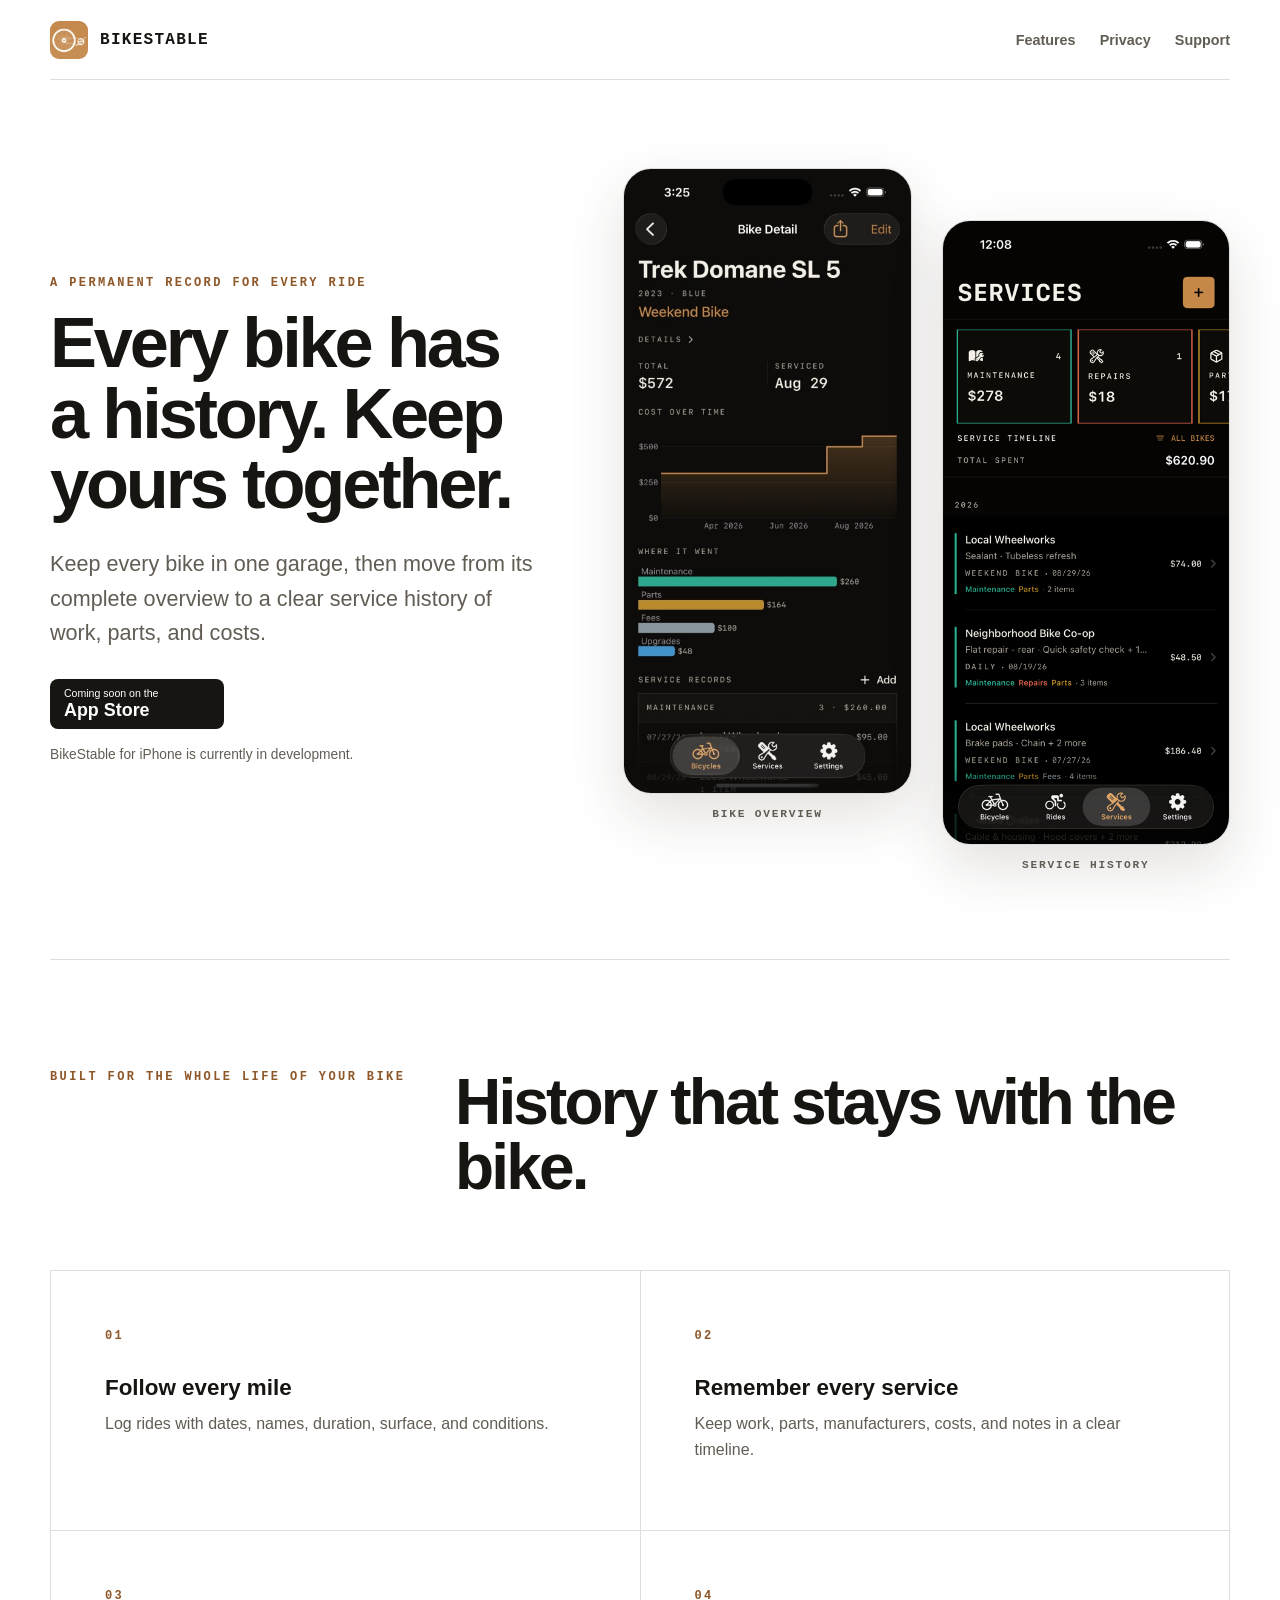
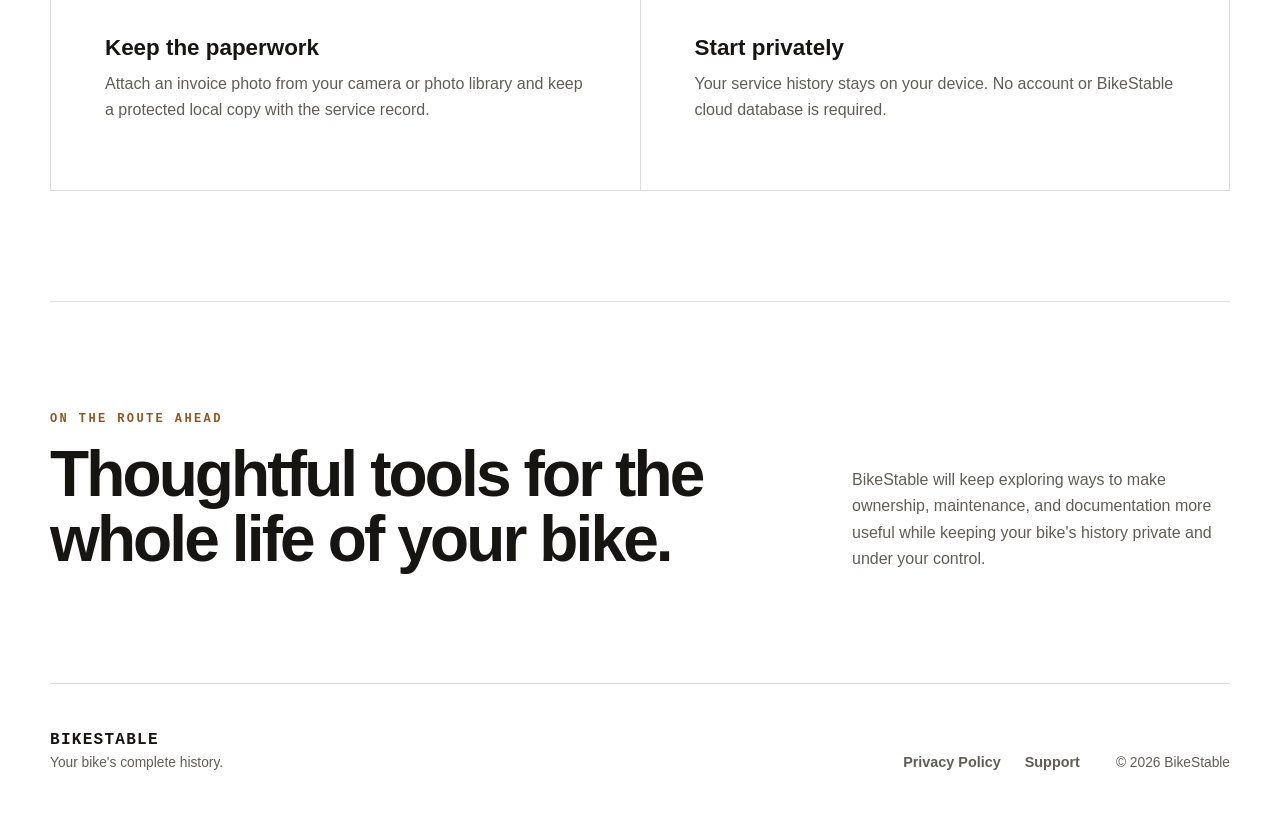
<file: index.html>
<!doctype html>
<html lang="en">
  <head>
    <meta charset="utf-8">
    <meta name="viewport" content="width=device-width, initial-scale=1">
    <meta
      name="description"
      content="BikeStable keeps your bike's rides, service visits, parts, and ownership history together."
    >
    <meta name="theme-color" content="#171511">
    <meta property="og:title" content="BikeStable — Your bike's complete history">
    <meta
      property="og:description"
      content="Keep your bike's rides, service visits, parts, and ownership history together."
    >
    <meta property="og:type" content="website">
    <meta property="og:url" content="https://bikestableapp.com/">
    <meta property="og:image" content="https://bikestableapp.com/assets/app-icon.png">
    <title>BikeStable — Your bike's complete history</title>
    <link rel="icon" type="image/png" sizes="32x32" href="assets/favicon-32.png">
    <link rel="apple-touch-icon" sizes="180x180" href="assets/apple-touch-icon.png">
    <link rel="stylesheet" href="styles.css">
  </head>
  <body>
    <header class="site-header">
      <a class="brand" href="index.html" aria-label="BikeStable home">
        <img class="brand-mark" src="assets/app-icon.png" alt="" aria-hidden="true">
        <span>BikeStable</span>
      </a>
      <nav aria-label="Main navigation">
        <a href="#features">Features</a>
        <a href="privacy.html">Privacy</a>
        <a href="support.html">Support</a>
      </nav>
    </header>

    <main>
      <section class="hero">
        <div class="hero-copy">
          <p class="eyebrow">A permanent record for every ride</p>
          <h1>Every bike has a history. Keep yours together.</h1>
          <p class="lede">
            Keep every bike in one garage, then move from its complete overview
            to a clear service history of work, parts, and costs.
          </p>
          <div
            class="app-store-placeholder"
            aria-label="BikeStable is coming soon to the App Store"
          >
            <span>Coming soon on the</span>
            <strong>App Store</strong>
          </div>
          <p class="availability">BikeStable for iPhone is currently in development.</p>
        </div>

        <div class="app-previews" aria-label="BikeStable app previews">
          <figure class="app-preview">
            <img
              src="assets/bike-detail-preview.png"
              alt="BikeStable bike overview showing total costs, service date, spending categories, and service records"
              width="470"
              height="1024"
            >
            <figcaption>Bike overview</figcaption>
          </figure>
          <figure class="app-preview app-preview-services">
            <img
              src="assets/services-preview.png"
              alt="BikeStable Services screen showing maintenance category totals and a chronological service timeline"
              width="472"
              height="1026"
            >
            <figcaption>Service history</figcaption>
          </figure>
        </div>
      </section>

      <section class="feature-section" id="features">
        <div class="section-heading">
          <p class="eyebrow">Built for the whole life of your bike</p>
          <h2>History that stays with the bike.</h2>
        </div>
        <div class="feature-grid">
          <article>
            <span class="feature-number">01</span>
            <h3>Follow every mile</h3>
            <p>Log rides with dates, names, duration, surface, and conditions.</p>
          </article>
          <article>
            <span class="feature-number">02</span>
            <h3>Remember every service</h3>
            <p>Keep work, parts, manufacturers, costs, and notes in a clear timeline.</p>
          </article>
          <article>
            <span class="feature-number">03</span>
            <h3>Keep the paperwork</h3>
            <p>Attach an invoice photo from your camera or photo library and keep a protected local copy with the service record.</p>
          </article>
          <article>
            <span class="feature-number">04</span>
            <h3>Start privately</h3>
            <p>Your service history stays on your device. No account or BikeStable cloud database is required.</p>
          </article>
        </div>
      </section>

      <section class="coming-soon">
        <div>
          <p class="eyebrow">On the route ahead</p>
          <h2>Thoughtful tools for the whole life of your bike.</h2>
        </div>
        <p>
          BikeStable will keep exploring ways to make ownership, maintenance,
          and documentation more useful while keeping your bike's history
          private and under your control.
        </p>
      </section>
    </main>

    <footer>
      <div>
        <strong>BikeStable</strong>
        <p>Your bike's complete history.</p>
      </div>
      <div class="footer-links">
        <a href="privacy.html">Privacy Policy</a>
        <a href="support.html">Support</a>
      </div>
      <p class="copyright">© 2026 BikeStable</p>
    </footer>
  </body>
</html>
</file>
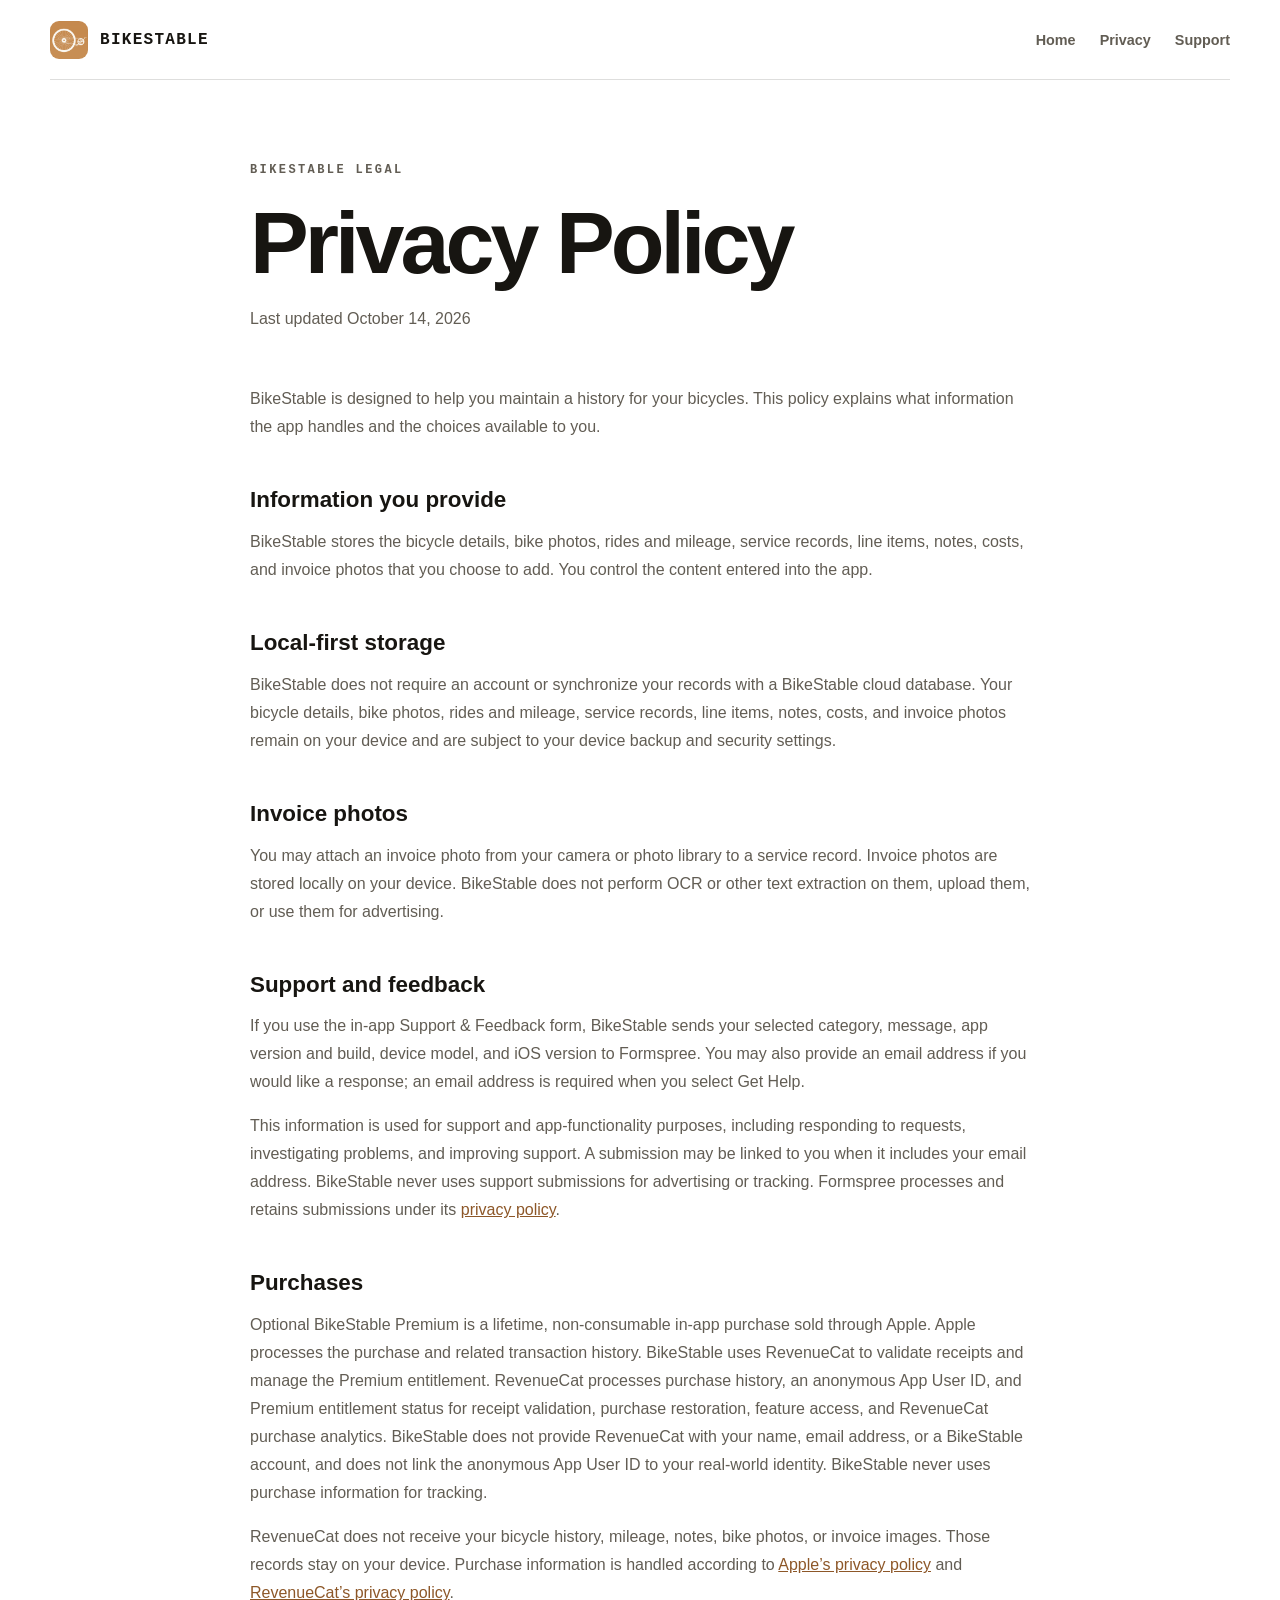
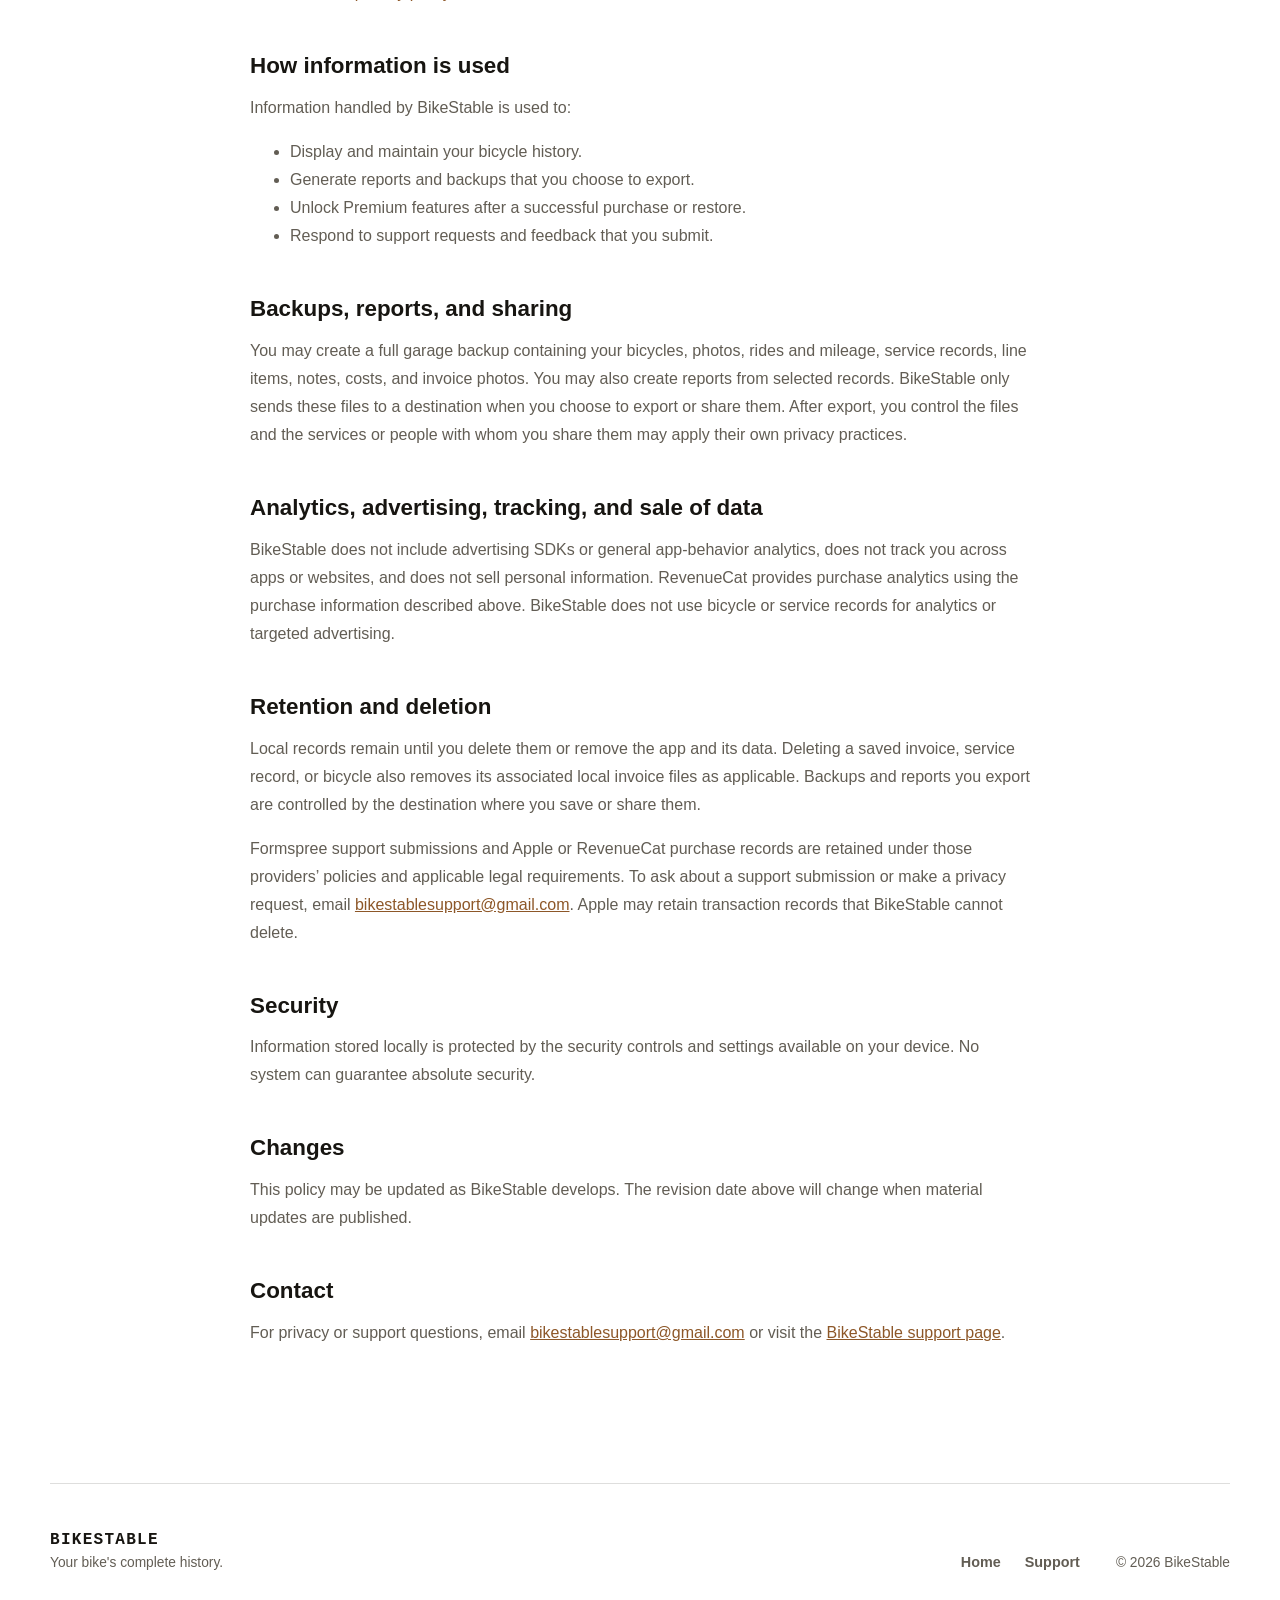
<file: privacy.html>
<!doctype html>
<html lang="en">
  <head>
    <meta charset="utf-8">
    <meta name="viewport" content="width=device-width, initial-scale=1">
    <meta
      name="description"
      content="BikeStable privacy policy."
    >
    <meta name="theme-color" content="#171511">
    <title>Privacy Policy — BikeStable</title>
    <link rel="icon" type="image/png" sizes="32x32" href="assets/favicon-32.png">
    <link rel="apple-touch-icon" sizes="180x180" href="assets/apple-touch-icon.png">
    <link rel="stylesheet" href="styles.css">
  </head>
  <body>
    <header class="site-header">
      <a class="brand" href="index.html" aria-label="BikeStable home">
        <img class="brand-mark" src="assets/app-icon.png" alt="" aria-hidden="true">
        <span>BikeStable</span>
      </a>
      <nav aria-label="Main navigation">
        <a href="index.html">Home</a>
        <a href="privacy.html" aria-current="page">Privacy</a>
        <a href="support.html">Support</a>
      </nav>
    </header>

    <main class="policy">
      <p class="eyebrow">BikeStable legal</p>
      <h1>Privacy Policy</h1>
      <p class="updated">Last updated October 14, 2026</p>

      <p>
        BikeStable is designed to help you maintain a history for your bicycles.
        This policy explains what information the app handles and the choices
        available to you.
      </p>

      <h2>Information you provide</h2>
      <p>
        BikeStable stores the bicycle details, bike photos, rides and mileage,
        service records, line items, notes, costs, and invoice photos that you
        choose to add. You control the content entered into the app.
      </p>

      <h2>Local-first storage</h2>
      <p>
        BikeStable does not require an account or synchronize your records with a
        BikeStable cloud database. Your bicycle details, bike photos, rides and
        mileage, service records, line items, notes, costs, and invoice photos
        remain on your device and are subject to your device backup and security
        settings.
      </p>
      <h2>Invoice photos</h2>
      <p>
        You may attach an invoice photo from your camera or photo library to a
        service record. Invoice photos are stored locally on your device.
        BikeStable does not perform OCR or other text extraction on them, upload
        them, or use them for advertising.
      </p>

      <h2>Support and feedback</h2>
      <p>
        If you use the in-app Support &amp; Feedback form, BikeStable sends your
        selected category, message, app version and build, device model, and iOS
        version to Formspree. You may also provide an email address if you would
        like a response; an email address is required when you select Get Help.
      </p>
      <p>
        This information is used for support and app-functionality purposes,
        including responding to requests, investigating problems, and improving
        support. A submission may be linked to you when it includes your email
        address. BikeStable never uses support submissions for advertising or
        tracking. Formspree processes and retains submissions under its
        <a href="https://formspree.io/legal/privacy-policy/">privacy policy</a>.
      </p>

      <h2>Purchases</h2>
      <p>
        Optional BikeStable Premium is a lifetime, non-consumable in-app purchase
        sold through Apple. Apple processes the purchase and related transaction
        history. BikeStable uses RevenueCat to validate receipts and manage the
        Premium entitlement. RevenueCat processes purchase history, an anonymous
        App User ID, and Premium entitlement status for receipt validation,
        purchase restoration, feature access, and RevenueCat purchase analytics.
        BikeStable does not provide RevenueCat with your name, email address, or a
        BikeStable account, and does not link the anonymous App User ID to your
        real-world identity. BikeStable never uses purchase information for
        tracking.
      </p>
      <p>
        RevenueCat does not receive your bicycle history, mileage, notes, bike
        photos, or invoice images. Those records stay on your device. Purchase
        information is handled according to
        <a href="https://www.apple.com/legal/privacy/">Apple’s privacy policy</a>
        and
        <a href="https://www.revenuecat.com/privacy/">RevenueCat’s privacy policy</a>.
      </p>

      <h2>How information is used</h2>
      <p>Information handled by BikeStable is used to:</p>
      <ul>
        <li>Display and maintain your bicycle history.</li>
        <li>Generate reports and backups that you choose to export.</li>
        <li>Unlock Premium features after a successful purchase or restore.</li>
        <li>Respond to support requests and feedback that you submit.</li>
      </ul>

      <h2>Backups, reports, and sharing</h2>
      <p>
        You may create a full garage backup containing your bicycles, photos,
        rides and mileage, service records, line items, notes, costs, and invoice
        photos. You may also create reports from selected records. BikeStable only
        sends these files to a destination when you choose to export or share
        them. After export, you control the files and the services or people with
        whom you share them may apply their own privacy practices.
      </p>

      <h2>Analytics, advertising, tracking, and sale of data</h2>
      <p>
        BikeStable does not include advertising SDKs or general app-behavior
        analytics, does not track you across apps or websites, and does not sell
        personal information. RevenueCat provides purchase analytics using the
        purchase information described above. BikeStable does not use bicycle or
        service records for analytics or targeted advertising.
      </p>

      <h2>Retention and deletion</h2>
      <p>
        Local records remain until you delete them or remove the app and its data.
        Deleting a saved invoice, service record, or bicycle also removes its
        associated local invoice files as applicable. Backups and reports you
        export are controlled by the destination where you save or share them.
      </p>
      <p>
        Formspree support submissions and Apple or RevenueCat purchase records are
        retained under those providers’ policies and applicable legal
        requirements. To ask about a support submission or make a privacy request,
        email
        <a href="mailto:bikestablesupport@gmail.com">bikestablesupport@gmail.com</a>.
        Apple may retain transaction records that BikeStable cannot delete.
      </p>

      <h2>Security</h2>
      <p>
        Information stored locally is protected by the security controls and
        settings available on your device. No system can guarantee absolute
        security.
      </p>

      <h2>Changes</h2>
      <p>
        This policy may be updated as BikeStable develops. The revision date above
        will change when material updates are published.
      </p>

      <h2>Contact</h2>
      <p>
        For privacy or support questions, email
        <a href="mailto:bikestablesupport@gmail.com">bikestablesupport@gmail.com</a>
        or visit the <a href="support.html">BikeStable support page</a>.
      </p>
    </main>

    <footer>
      <div>
        <strong>BikeStable</strong>
        <p>Your bike's complete history.</p>
      </div>
      <div class="footer-links">
        <a href="index.html">Home</a>
        <a href="support.html">Support</a>
      </div>
      <p class="copyright">© 2026 BikeStable</p>
    </footer>
  </body>
</html>
</file>
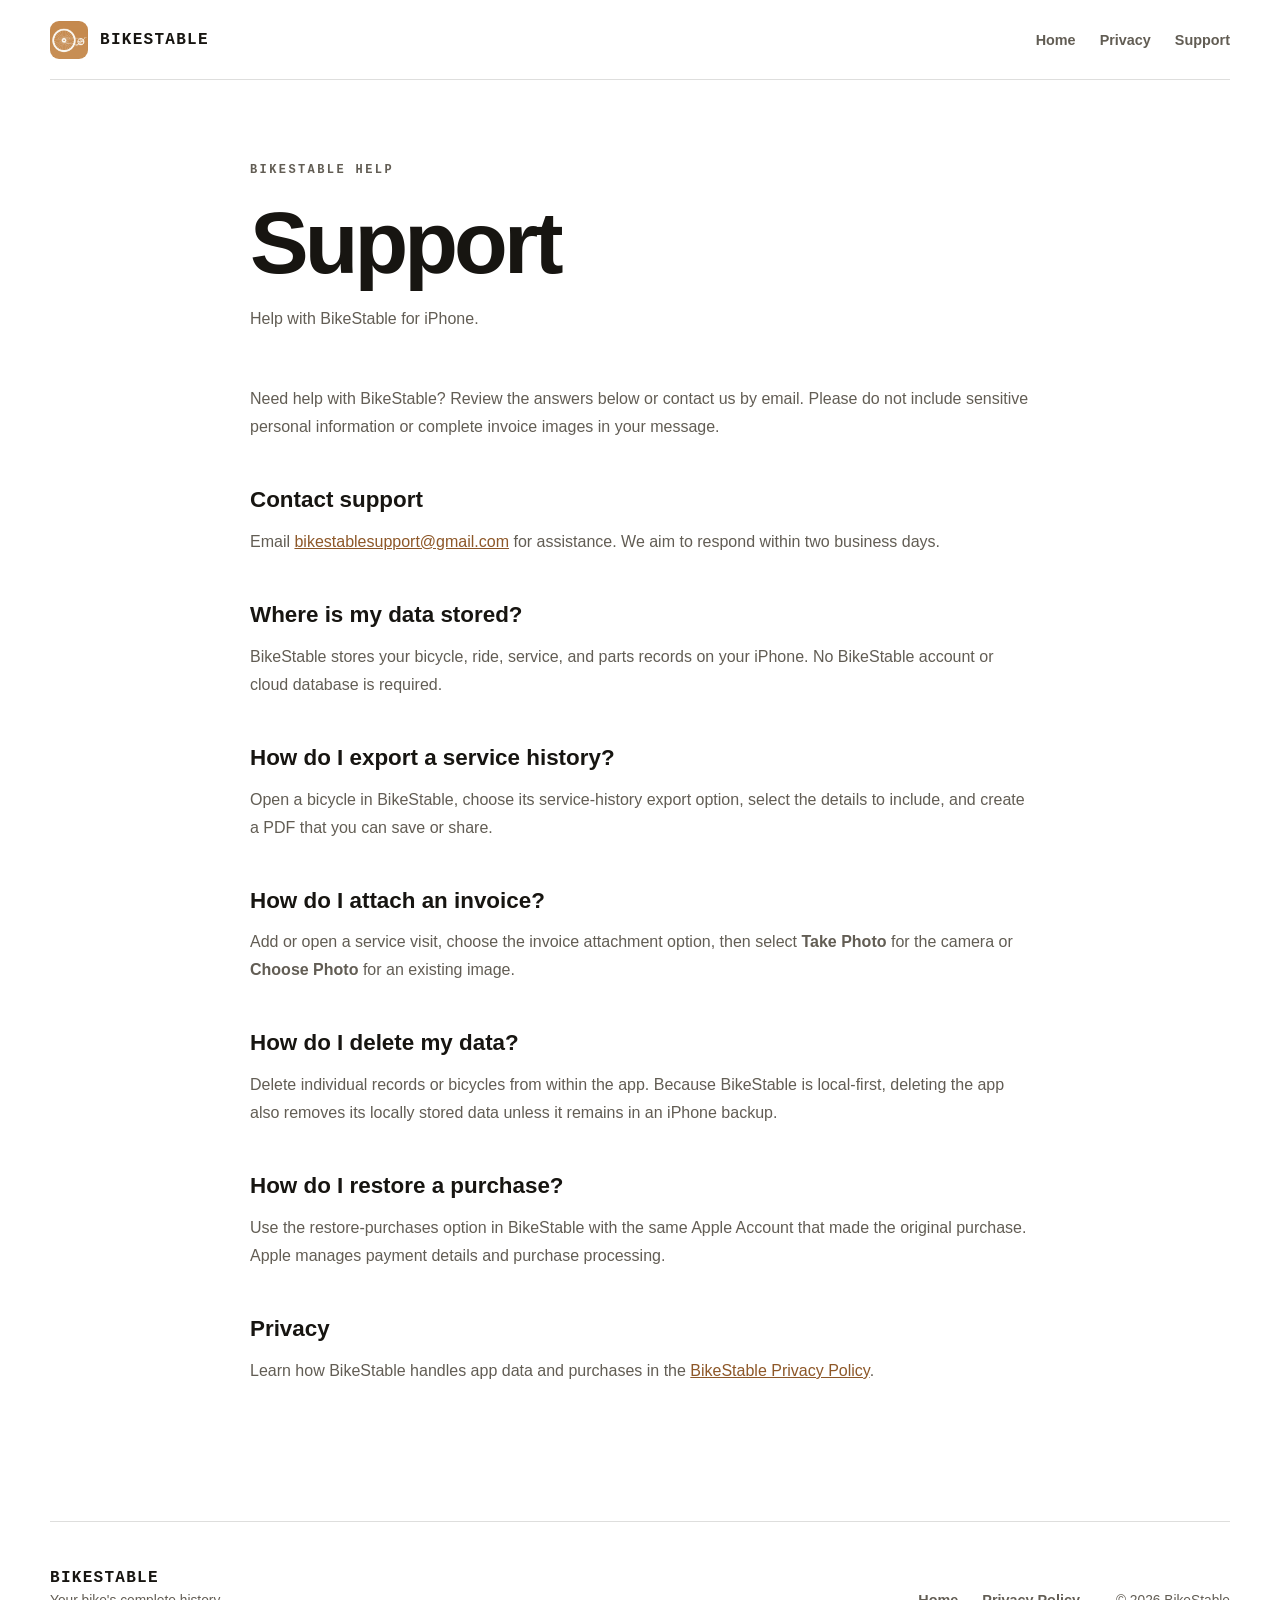
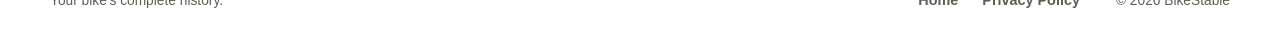
<file: support.html>
<!doctype html>
<html lang="en">
  <head>
    <meta charset="utf-8">
    <meta name="viewport" content="width=device-width, initial-scale=1">
    <meta
      name="description"
      content="BikeStable support information."
    >
    <meta name="theme-color" content="#171511">
    <title>Support — BikeStable</title>
    <link rel="icon" type="image/png" sizes="32x32" href="assets/favicon-32.png">
    <link rel="apple-touch-icon" sizes="180x180" href="assets/apple-touch-icon.png">
    <link rel="stylesheet" href="styles.css">
  </head>
  <body>
    <header class="site-header">
      <a class="brand" href="index.html" aria-label="BikeStable home">
        <img class="brand-mark" src="assets/app-icon.png" alt="" aria-hidden="true">
        <span>BikeStable</span>
      </a>
      <nav aria-label="Main navigation">
        <a href="index.html">Home</a>
        <a href="privacy.html">Privacy</a>
        <a href="support.html" aria-current="page">Support</a>
      </nav>
    </header>

    <main class="policy">
      <p class="eyebrow">BikeStable help</p>
      <h1>Support</h1>
      <p class="updated">Help with BikeStable for iPhone.</p>

      <p>
        Need help with BikeStable? Review the answers below or contact us by
        email. Please do not include sensitive personal information or complete
        invoice images in your message.
      </p>

      <h2>Contact support</h2>
      <p>
        Email
        <a href="mailto:bikestablesupport@gmail.com">bikestablesupport@gmail.com</a>
        for assistance. We aim to respond within two business days.
      </p>

      <h2>Where is my data stored?</h2>
      <p>
        BikeStable stores your bicycle, ride, service, and parts records on
        your iPhone. No BikeStable account or cloud database is required.
      </p>

      <h2>How do I export a service history?</h2>
      <p>
        Open a bicycle in BikeStable, choose its service-history export option,
        select the details to include, and create a PDF that you can save or
        share.
      </p>

      <h2>How do I attach an invoice?</h2>
      <p>
        Add or open a service visit, choose the invoice attachment option, then
        select <strong>Take Photo</strong> for the camera or
        <strong>Choose Photo</strong> for an existing image.
      </p>

      <h2>How do I delete my data?</h2>
      <p>
        Delete individual records or bicycles from within the app. Because
        BikeStable is local-first, deleting the app also removes its locally
        stored data unless it remains in an iPhone backup.
      </p>

      <h2>How do I restore a purchase?</h2>
      <p>
        Use the restore-purchases option in BikeStable with the same Apple
        Account that made the original purchase. Apple manages payment details
        and purchase processing.
      </p>

      <h2>Privacy</h2>
      <p>
        Learn how BikeStable handles app data and purchases in the
        <a href="privacy.html">BikeStable Privacy Policy</a>.
      </p>
    </main>

    <footer>
      <div>
        <strong>BikeStable</strong>
        <p>Your bike's complete history.</p>
      </div>
      <div class="footer-links">
        <a href="index.html">Home</a>
        <a href="privacy.html">Privacy Policy</a>
      </div>
      <p class="copyright">© 2026 BikeStable</p>
    </footer>
  </body>
</html>
</file>
<file: styles.css>
:root {
  color-scheme: light;
  --ink: #171511;
  --muted: #625d54;
  --paper: #ffffff;
  --surface: #f8f7f4;
  --signal: #c4874a;
  --signal-dark: #8d5728;
  --line: rgba(23, 21, 17, 0.14);
  --max-width: 1180px;
  font-family: -apple-system, BlinkMacSystemFont, "Avenir Next", "Segoe UI",
    sans-serif;
}

* {
  box-sizing: border-box;
}

html {
  scroll-behavior: smooth;
}

body {
  margin: 0;
  background: var(--paper);
  color: var(--ink);
  min-height: 100vh;
}

a {
  color: inherit;
}

.site-header,
main,
footer {
  width: min(calc(100% - 40px), var(--max-width));
  margin-inline: auto;
}

.site-header {
  min-height: 80px;
  display: flex;
  align-items: center;
  justify-content: space-between;
  border-bottom: 1px solid var(--line);
}

.brand {
  display: inline-flex;
  align-items: center;
  gap: 12px;
  font-family: ui-monospace, SFMono-Regular, Menlo, monospace;
  font-weight: 800;
  letter-spacing: 0.08em;
  text-decoration: none;
  text-transform: uppercase;
}

.brand-mark {
  display: block;
  width: 38px;
  height: 38px;
  border-radius: 9px;
  object-fit: cover;
}

nav,
.footer-links {
  display: flex;
  gap: 24px;
}

nav a,
.footer-links a {
  color: var(--muted);
  font-size: 0.9rem;
  font-weight: 650;
  text-decoration: none;
}

nav a:hover,
.footer-links a:hover {
  color: var(--signal-dark);
}

.hero {
  min-height: 680px;
  display: grid;
  grid-template-columns: minmax(0, 0.9fr) minmax(500px, 1.1fr);
  align-items: center;
  gap: clamp(44px, 6vw, 80px);
  padding-block: 88px;
}

.eyebrow,
.feature-number {
  margin: 0;
  color: var(--signal-dark);
  font-family: ui-monospace, SFMono-Regular, Menlo, monospace;
  font-size: 0.75rem;
  font-weight: 750;
  letter-spacing: 0.2em;
  text-transform: uppercase;
}

h1,
h2 {
  margin: 0;
  font-family: -apple-system, BlinkMacSystemFont, "Avenir Next", "Segoe UI",
    sans-serif;
  font-weight: 750;
  letter-spacing: -0.045em;
}

h1 {
  max-width: 760px;
  margin-top: 18px;
  font-size: clamp(2.7rem, 5.5vw, 5rem);
  line-height: 1;
}

h2 {
  font-size: clamp(2.4rem, 5vw, 4.6rem);
  line-height: 1.02;
}

.lede {
  max-width: 650px;
  margin: 28px 0 0;
  color: var(--muted);
  font-size: clamp(1.08rem, 2vw, 1.35rem);
  line-height: 1.6;
}

.availability {
  margin: 18px 0 0;
  color: var(--muted);
  font-size: 0.86rem;
}

.app-store-placeholder {
  display: inline-flex;
  flex-direction: column;
  min-width: 174px;
  margin-top: 28px;
  padding: 9px 14px 10px;
  border-radius: 8px;
  background: var(--ink);
  color: var(--paper);
}

.app-store-placeholder span {
  font-size: 0.66rem;
  line-height: 1;
}

.app-store-placeholder strong {
  margin-top: 3px;
  font-size: 1.12rem;
  line-height: 1;
}

.app-previews {
  display: grid;
  grid-template-columns: repeat(2, minmax(0, 1fr));
  gap: clamp(18px, 2.5vw, 30px);
  align-items: start;
}

.app-preview {
  margin: 0;
  min-width: 0;
}

.app-preview-services {
  margin-top: 52px;
}

.app-preview img {
  display: block;
  width: 100%;
  height: auto;
  border: 1px solid var(--line);
  border-radius: 28px;
  box-shadow: 0 22px 56px rgba(55, 42, 26, 0.14);
}

.app-preview figcaption {
  margin-top: 14px;
  color: var(--muted);
  font-family: ui-monospace, SFMono-Regular, Menlo, monospace;
  font-size: 0.7rem;
  font-weight: 700;
  letter-spacing: 0.16em;
  text-align: center;
  text-transform: uppercase;
}

.feature-section {
  padding: 110px 0;
  border-top: 1px solid var(--line);
}

.section-heading {
  display: grid;
  grid-template-columns: 0.65fr 1.35fr;
  gap: 32px;
  align-items: start;
}

.feature-grid {
  display: grid;
  grid-template-columns: repeat(2, 1fr);
  margin-top: 70px;
  border-top: 1px solid var(--line);
  border-left: 1px solid var(--line);
}

.feature-grid article {
  min-height: 260px;
  padding: clamp(28px, 5vw, 54px);
  border-right: 1px solid var(--line);
  border-bottom: 1px solid var(--line);
  background: var(--paper);
}

.feature-grid h3 {
  margin: 32px 0 10px;
  font-size: 1.4rem;
}

.feature-grid p,
.coming-soon > p {
  margin: 0;
  color: var(--muted);
  line-height: 1.65;
}

.coming-soon {
  display: grid;
  grid-template-columns: 1.3fr 0.7fr;
  gap: clamp(36px, 8vw, 100px);
  align-items: end;
  padding: 110px 0;
  border-top: 1px solid var(--line);
}

.coming-soon h2 {
  max-width: 760px;
  margin-top: 16px;
}

footer {
  display: grid;
  grid-template-columns: 1fr auto auto;
  gap: 36px;
  align-items: end;
  padding: 46px 0;
  border-top: 1px solid var(--line);
}

footer strong {
  font-family: ui-monospace, SFMono-Regular, Menlo, monospace;
  letter-spacing: 0.08em;
  text-transform: uppercase;
}

footer p {
  margin: 6px 0 0;
  color: var(--muted);
  font-size: 0.86rem;
}

.copyright {
  white-space: nowrap;
}

.policy {
  width: min(calc(100% - 40px), 780px);
  margin: 0 auto;
  padding: 80px 0 120px;
}

.policy h1 {
  font-size: clamp(3rem, 7vw, 5.5rem);
}

.policy .updated {
  margin: 18px 0 52px;
  color: var(--muted);
}

.policy h2 {
  margin-top: 48px;
  font-family: inherit;
  font-size: 1.4rem;
  letter-spacing: 0;
}

.policy p,
.policy li {
  color: var(--muted);
  line-height: 1.75;
}

.policy a {
  color: var(--signal-dark);
}

@media (max-width: 800px) {
  .site-header {
    min-height: 68px;
  }

  nav {
    gap: 15px;
  }

  nav a:first-child {
    display: none;
  }

  .hero {
    min-height: 0;
    grid-template-columns: 1fr;
    gap: 64px;
    padding-block: 70px;
  }

  .app-previews {
    grid-template-columns: 1fr;
    gap: 44px;
    justify-items: center;
  }

  .app-preview,
  .app-preview-services {
    width: min(100%, 280px);
    margin-top: 0;
  }

  .section-heading,
  .coming-soon {
    grid-template-columns: 1fr;
  }

  .feature-grid {
    grid-template-columns: 1fr;
  }

  footer {
    grid-template-columns: 1fr;
    align-items: start;
  }
}

@media (prefers-reduced-motion: reduce) {
  html {
    scroll-behavior: auto;
  }
}
</file>
